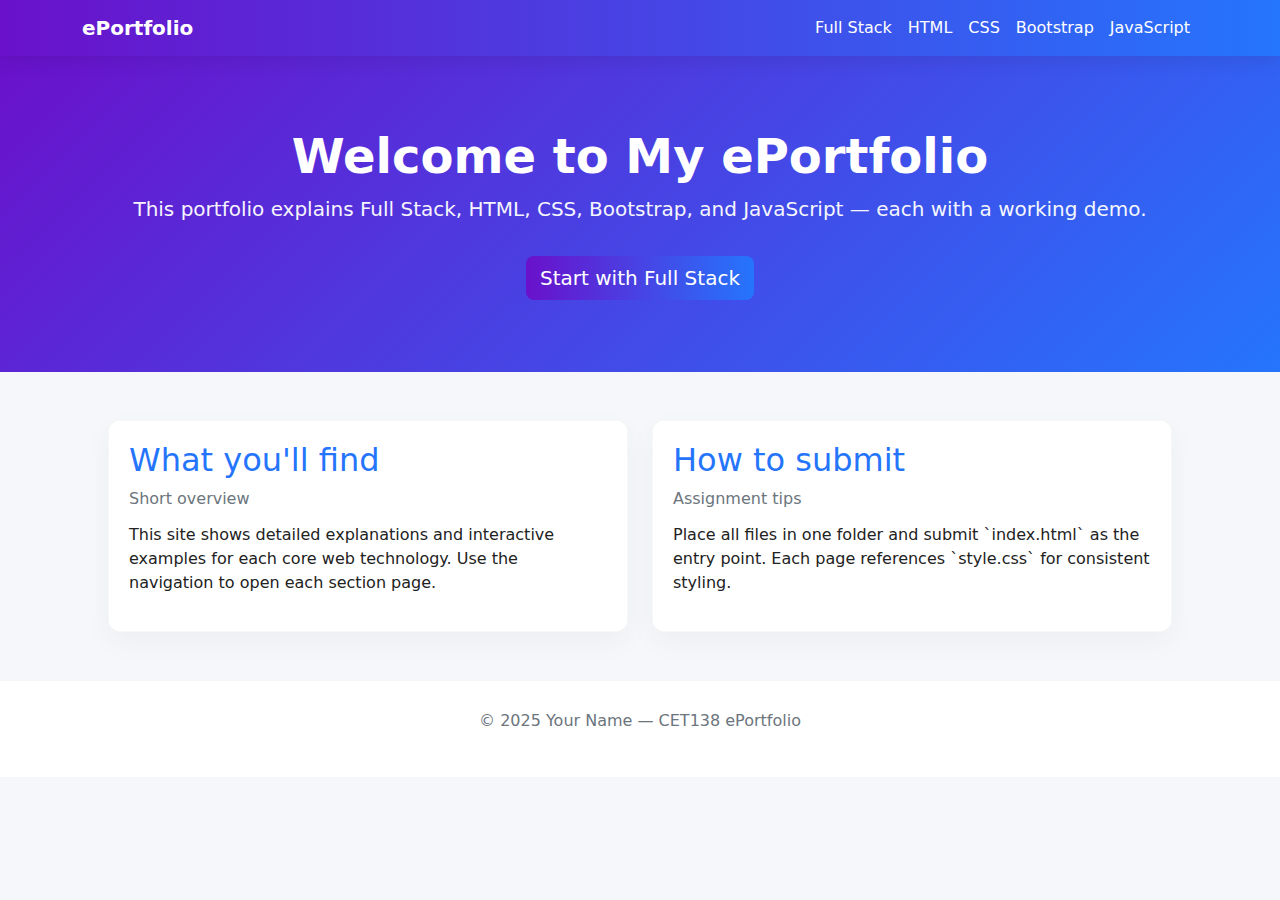
<file: index.html>
<!DOCTYPE html>
<html lang="en">
<head>
  <meta charset="utf-8" />
  <meta name="viewport" content="width=device-width,initial-scale=1" />
  <title>ePortfolio — Home</title>

  <!-- Bootstrap CSS (CDN) -->
  <link href="https://cdn.jsdelivr.net/npm/bootstrap@5.3.2/dist/css/bootstrap.min.css" rel="stylesheet">

  <!-- Shared CSS -->
  <link rel="stylesheet" href="style.css">
</head>
<body>
  <!-- NAV -->
  <nav class="navbar navbar-expand-lg ">
    <div class="container">
      <a class="navbar-brand text-white fw-bold" href="index.html">ePortfolio</a>
      <button class="navbar-toggler" type="button" data-bs-toggle="collapse" data-bs-target="#navCollapse">
        <span class="navbar-toggler-icon" style="filter:invert(1)"></span>
      </button>
      <div class="collapse navbar-collapse" id="navCollapse">
        <ul class="navbar-nav ms-auto">
          <li class="nav-item"><a class="nav-link" href="fullstack.html">Full Stack</a></li>
          <li class="nav-item"><a class="nav-link" href="html.html">HTML</a></li>
          <li class="nav-item"><a class="nav-link" href="css.html">CSS</a></li>
          <li class="nav-item"><a class="nav-link" href="bootstrap.html">Bootstrap</a></li>
          <li class="nav-item"><a class="nav-link" href="javascript.html">JavaScript</a></li>
        </ul>
      </div>
    </div>
  </nav>

  <!-- HERO -->
  <header class="hero text-center">
    <div class="container">
      <h1 class="display-5 fw-bold">Welcome to My ePortfolio</h1>
      <p class="lead">This portfolio explains Full Stack, HTML, CSS, Bootstrap, and JavaScript — each with a working demo.</p>
      <a class="btn btn-light btn-lg btn-custom mt-3" href="fullstack.html">Start with Full Stack</a>
    </div>
  </header>

  <main class="container-section">
    <div class="row g-4">
      <div class="col-md-6">
        <div class="section-card">
          <h2>What you'll find</h2>
          <p class="lead-muted">Short overview</p>
          <p>This site shows detailed explanations and interactive examples for each core web technology. Use the navigation to open each section page.</p>
        </div>
      </div>

      <div class="col-md-6">
        <div class="section-card">
          <h2>How to submit</h2>
          <p class="lead-muted">Assignment tips</p>
          <p>Place all files in one folder and submit `index.html` as the entry point. Each page references `style.css` for consistent styling.</p>
        </div>
      </div>
    </div>
  </main>

  <footer class="site-footer">
    <div class="container">
      <p>© 2025 Your Name — CET138 ePortfolio</p>
    </div>
  </footer>

  <!-- Bootstrap JS + Shared script -->
  <script src="https://cdn.jsdelivr.net/npm/bootstrap@5.3.2/dist/js/bootstrap.bundle.min.js"></script>
  <script src="script.js"></script>
</body>
</html>
</file>
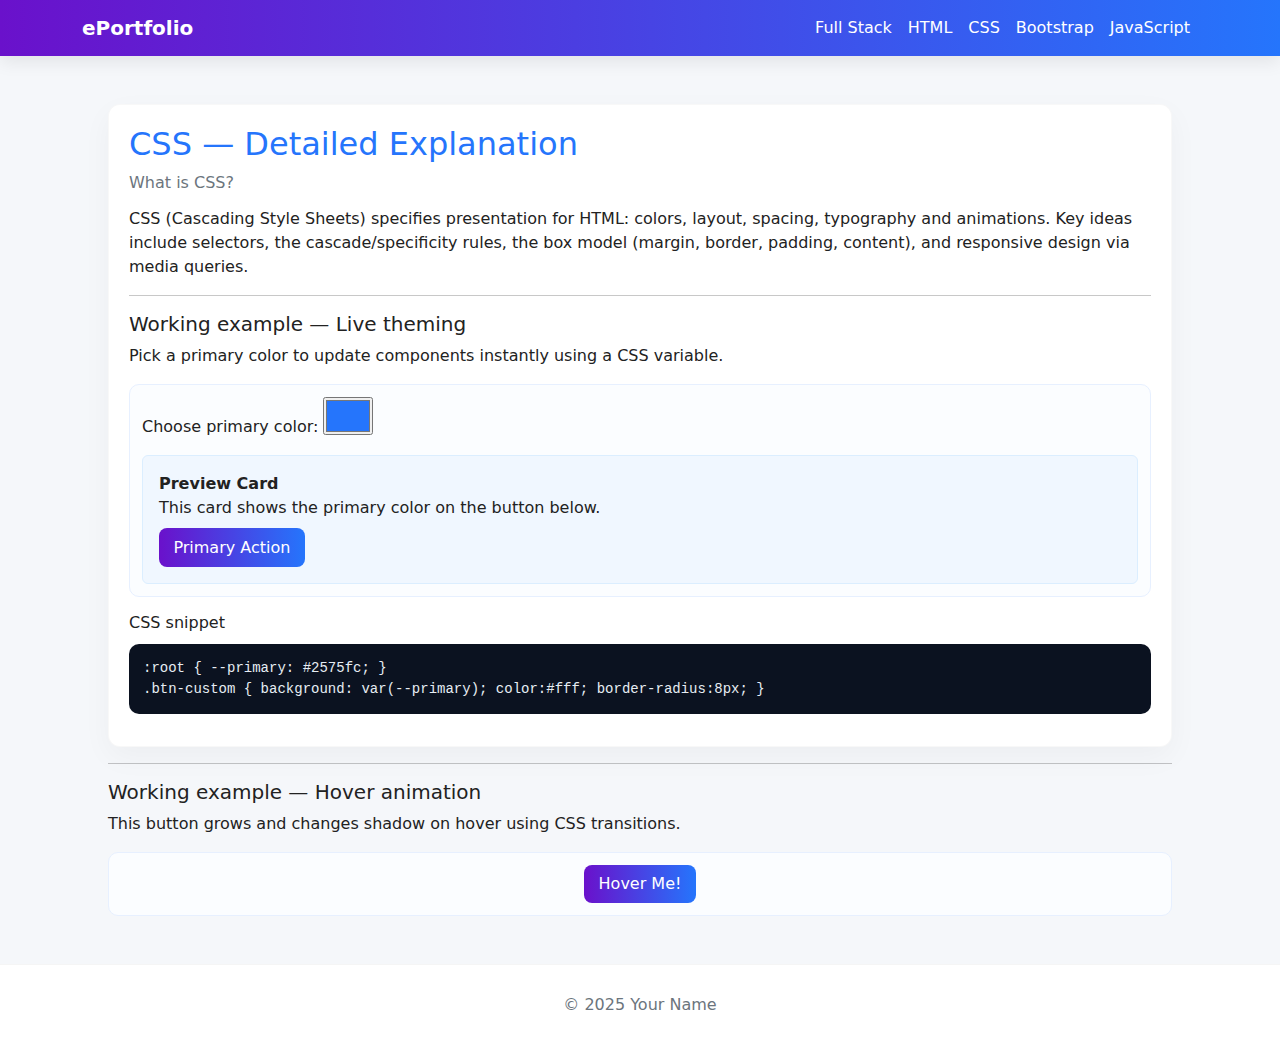
<file: css.html>
<!DOCTYPE html>
<html lang="en">
<head>
  <meta charset="utf-8" /><meta name="viewport" content="width=device-width,initial-scale=1" />
  <title>CSS</title>
  <link href="https://cdn.jsdelivr.net/npm/bootstrap@5.3.2/dist/css/bootstrap.min.css" rel="stylesheet">
  <link rel="stylesheet" href="style.css">
</head>
<body>
<!-- NAV -->
  <nav class="navbar navbar-expand-lg ">
    <div class="container">
      <a class="navbar-brand text-white fw-bold" href="index.html">ePortfolio</a>
      <button class="navbar-toggler" type="button" data-bs-toggle="collapse" data-bs-target="#navCollapse">
        <span class="navbar-toggler-icon" style="filter:invert(1)"></span>
      </button>
      <div class="collapse navbar-collapse" id="navCollapse">
        <ul class="navbar-nav ms-auto">
          <li class="nav-item"><a class="nav-link" href="fullstack.html">Full Stack</a></li>
          <li class="nav-item"><a class="nav-link" href="html.html">HTML</a></li>
          <li class="nav-item"><a class="nav-link" href="css.html">CSS</a></li>
          <li class="nav-item"><a class="nav-link" href="bootstrap.html">Bootstrap</a></li>
          <li class="nav-item"><a class="nav-link" href="javascript.html">JavaScript</a></li>
        </ul>
      </div>
    </div>
  </nav>

  <main class="container-section">
    <div class="section-card">
      <h2>CSS — Detailed Explanation</h2>
      <p class="lead-muted">What is CSS?</p>
      <p>
        CSS (Cascading Style Sheets) specifies presentation for HTML: colors, layout, spacing, typography and animations.
        Key ideas include selectors, the cascade/specificity rules, the box model (margin, border, padding, content),
        and responsive design via media queries.
      </p>

      <hr>

      <h5>Working example — Live theming</h5>
      <p class="small-note">Pick a primary color to update components instantly using a CSS variable.</p>

      <div class="demo-box">
        <label for="primaryColorPicker">Choose primary color:</label>
        <input id="primaryColorPicker" type="color" value="#2575fc" />

        <div class="mt-3 p-3 rounded" style="background:#f0f7ff; border:1px solid #dbeeff;">
          <strong>Preview Card</strong>
          <p class="mb-2">This card shows the primary color on the button below.</p>
          <button class="btn btn-custom">Primary Action</button>
        </div>
      </div>

      <h6 class="mt-3">CSS snippet</h6>
      <pre class="code-snippet">:root { --primary: #2575fc; }
.btn-custom { background: var(--primary); color:#fff; border-radius:8px; }</pre>
    </div>
    <hr>
<h5>Working example — Hover animation</h5>
<p class="small-note">This button grows and changes shadow on hover using CSS transitions.</p>

<div class="demo-box text-center">
  <button class="btn btn-custom hover-grow">Hover Me!</button>
</div>

  </main>

  <footer class="site-footer"><div class="container">© 2025 Your Name</div></footer>
  <script src="https://cdn.jsdelivr.net/npm/bootstrap@5.3.2/dist/js/bootstrap.bundle.min.js"></script>
  <script src="script.js"></script>
</body>
</html>
</file>
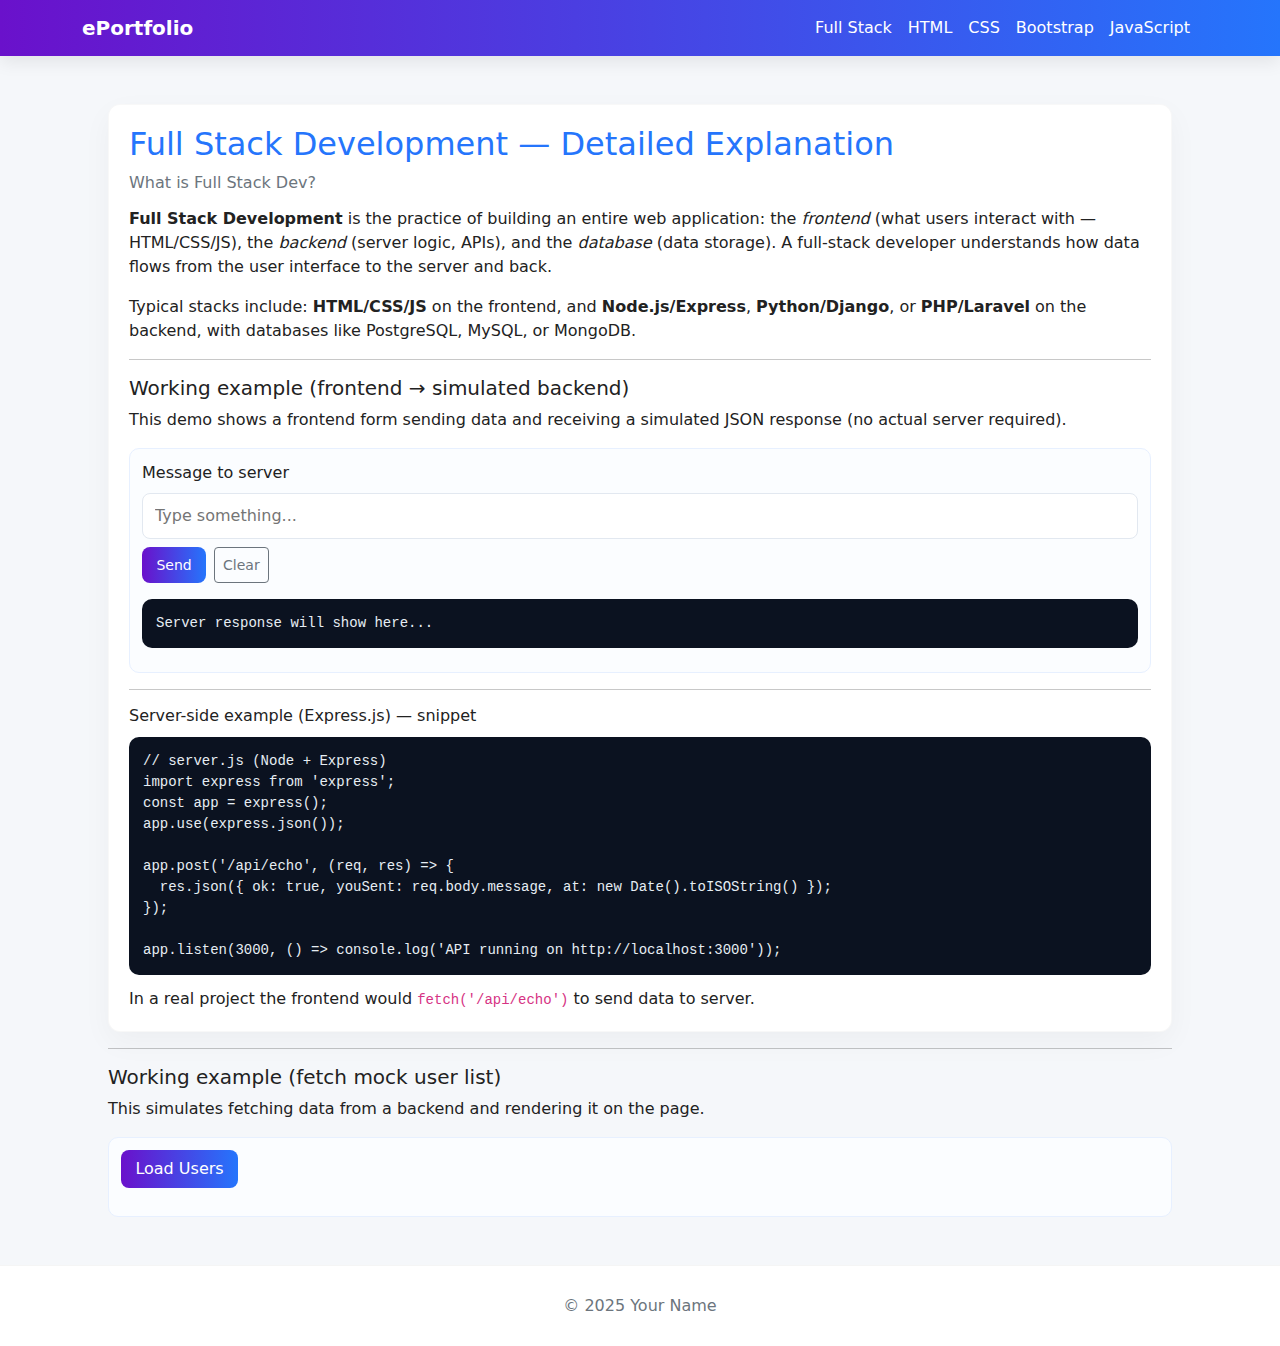
<file: fullstack.html>
<!DOCTYPE html>
<html lang="en">
<head>
  <meta charset="utf-8" /><meta name="viewport" content="width=device-width,initial-scale=1" />
  <title>Full Stack Development</title>
  <link href="https://cdn.jsdelivr.net/npm/bootstrap@5.3.2/dist/css/bootstrap.min.css" rel="stylesheet">
  <link rel="stylesheet" href="style.css">
</head>
<body>
  <!-- NAV -->
  <nav class="navbar navbar-expand-lg ">
    <div class="container">
      <a class="navbar-brand text-white fw-bold" href="index.html">ePortfolio</a>
      <button class="navbar-toggler" type="button" data-bs-toggle="collapse" data-bs-target="#navCollapse">
        <span class="navbar-toggler-icon" style="filter:invert(1)"></span>
      </button>
      <div class="collapse navbar-collapse" id="navCollapse">
        <ul class="navbar-nav ms-auto">
          <li class="nav-item"><a class="nav-link" href="fullstack.html">Full Stack</a></li>
          <li class="nav-item"><a class="nav-link" href="html.html">HTML</a></li>
          <li class="nav-item"><a class="nav-link" href="css.html">CSS</a></li>
          <li class="nav-item"><a class="nav-link" href="bootstrap.html">Bootstrap</a></li>
          <li class="nav-item"><a class="nav-link" href="javascript.html">JavaScript</a></li>
        </ul>
      </div>
    </div>
  </nav>

  <main class="container-section">
    <div class="section-card">
      <h2>Full Stack Development — Detailed Explanation</h2>
      <p class="lead-muted">What is Full Stack Dev?</p>
      <p>
        <strong>Full Stack Development</strong> is the practice of building an entire web application: the <em>frontend</em>
        (what users interact with — HTML/CSS/JS), the <em>backend</em> (server logic, APIs), and the <em>database</em>
        (data storage). A full-stack developer understands how data flows from the user interface to the server and back.
      </p>
      <p>
        Typical stacks include: <strong>HTML/CSS/JS</strong> on the frontend, and <strong>Node.js/Express</strong>, <strong>Python/Django</strong>,
        or <strong>PHP/Laravel</strong> on the backend, with databases like PostgreSQL, MySQL, or MongoDB.
      </p>

      <hr>

      <h5>Working example (frontend → simulated backend)</h5>
      <p class="small-note">This demo shows a frontend form sending data and receiving a simulated JSON response (no actual server required).</p>

      <div class="demo-box">
        <form id="fsForm">
          <label for="fsMessage" class="form-label">Message to server</label>
          <input id="fsMessage" type="text" placeholder="Type something..." />
          <div class="mt-2 d-flex gap-2">
            <button class="btn btn-sm btn-custom" type="submit">Send</button>
            <button class="btn btn-sm btn-outline-secondary" type="reset">Clear</button>
          </div>
        </form>

        <pre id="fsResult" class="code-snippet mt-3">Server response will show here...</pre>
      </div>

      <hr>

      <h6>Server-side example (Express.js) — snippet</h6>
      <pre class="code-snippet">// server.js (Node + Express)
import express from 'express';
const app = express();
app.use(express.json());

app.post('/api/echo', (req, res) => {
  res.json({ ok: true, youSent: req.body.message, at: new Date().toISOString() });
});

app.listen(3000, () => console.log('API running on http://localhost:3000'));</pre>

      <p class="small-note mb-0">In a real project the frontend would <code>fetch('/api/echo')</code> to send data to server.</p>
    </div>
    <hr>
<h5>Working example (fetch mock user list)</h5>
<p class="small-note">This simulates fetching data from a backend and rendering it on the page.</p>

<div class="demo-box">
  <button id="loadUsersBtn" class="btn btn-custom">Load Users</button>
  <ul id="userList" class="mt-3"></ul>
</div>

  </main>

  <footer class="site-footer"><div class="container">© 2025 Your Name</div></footer>

  <script src="https://cdn.jsdelivr.net/npm/bootstrap@5.3.2/dist/js/bootstrap.bundle.min.js"></script>
  <script src="script.js"></script>
</body>
</html>
</file>
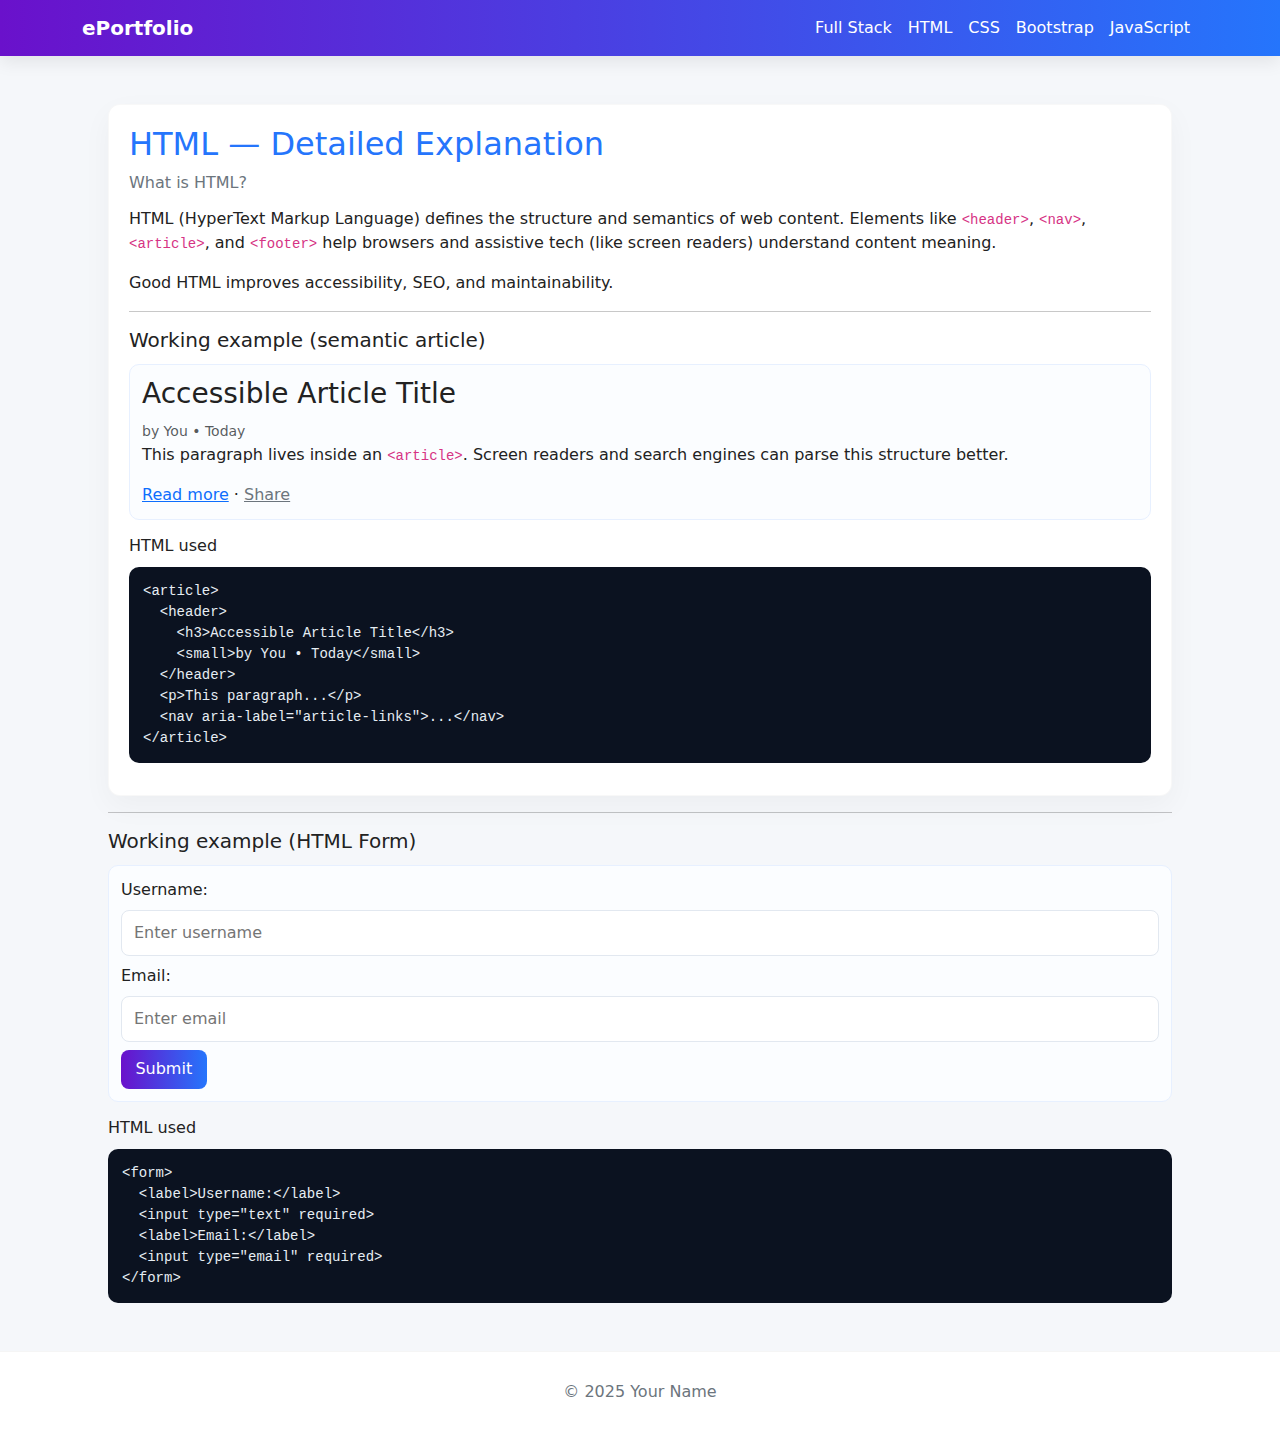
<file: html.html>
<!DOCTYPE html>
<html lang="en">
<head>
  <meta charset="utf-8" /><meta name="viewport" content="width=device-width,initial-scale=1" />
  <title>HTML</title>
  <link href="https://cdn.jsdelivr.net/npm/bootstrap@5.3.2/dist/css/bootstrap.min.css" rel="stylesheet">
  <link rel="stylesheet" href="style.css">
</head>
<body>
  <!-- NAV -->
  <nav class="navbar navbar-expand-lg ">
    <div class="container">
      <a class="navbar-brand text-white fw-bold" href="index.html">ePortfolio</a>
      <button class="navbar-toggler" type="button" data-bs-toggle="collapse" data-bs-target="#navCollapse">
        <span class="navbar-toggler-icon" style="filter:invert(1)"></span>
      </button>
      <div class="collapse navbar-collapse" id="navCollapse">
        <ul class="navbar-nav ms-auto">
          <li class="nav-item"><a class="nav-link" href="fullstack.html">Full Stack</a></li>
          <li class="nav-item"><a class="nav-link" href="html.html">HTML</a></li>
          <li class="nav-item"><a class="nav-link" href="css.html">CSS</a></li>
          <li class="nav-item"><a class="nav-link" href="bootstrap.html">Bootstrap</a></li>
          <li class="nav-item"><a class="nav-link" href="javascript.html">JavaScript</a></li>
        </ul>
      </div>
    </div>
  </nav>

  <main class="container-section">
    <div class="section-card">
      <h2>HTML — Detailed Explanation</h2>
      <p class="lead-muted">What is HTML?</p>
      <p>
        HTML (HyperText Markup Language) defines the structure and semantics of web content.
        Elements like <code>&lt;header&gt;</code>, <code>&lt;nav&gt;</code>, <code>&lt;article&gt;</code>, and <code>&lt;footer&gt;</code>
        help browsers and assistive tech (like screen readers) understand content meaning.
      </p>
      <p>
        Good HTML improves accessibility, SEO, and maintainability.
      </p>

      <hr>

      <h5>Working example (semantic article)</h5>
      <div class="demo-box">
        <article>
          <header>
            <h3>Accessible Article Title</h3>
            <small class="text-muted">by You • Today</small>
          </header>
          <p>This paragraph lives inside an <code>&lt;article&gt;</code>. Screen readers and search engines can parse this structure better.</p>
          <nav aria-label="article-links">
            <a href="#" class="link-primary">Read more</a> · <a href="#" class="link-secondary">Share</a>
          </nav>
        </article>
      </div>

      <h6 class="mt-3">HTML used</h6>
      <pre class="code-snippet">&lt;article&gt;
  &lt;header&gt;
    &lt;h3&gt;Accessible Article Title&lt;/h3&gt;
    &lt;small&gt;by You • Today&lt;/small&gt;
  &lt;/header&gt;
  &lt;p&gt;This paragraph...&lt;/p&gt;
  &lt;nav aria-label="article-links"&gt;...&lt;/nav&gt;
&lt;/article&gt;</pre>
    </div>
    <hr>
<h5>Working example (HTML Form)</h5>
<div class="demo-box">
  <form>
    <label for="username" class="form-label">Username:</label>
    <input id="username" type="text" placeholder="Enter username" required>

    <label for="email" class="form-label mt-2">Email:</label>
    <input id="email" type="email" placeholder="Enter email" required>

    <button class="btn btn-custom mt-2" type="submit">Submit</button>
  </form>
</div>

<h6 class="mt-3">HTML used</h6>
<pre class="code-snippet">&lt;form&gt;
  &lt;label&gt;Username:&lt;/label&gt;
  &lt;input type="text" required&gt;
  &lt;label&gt;Email:&lt;/label&gt;
  &lt;input type="email" required&gt;
&lt;/form&gt;</pre>

  </main>

  <footer class="site-footer"><div class="container">© 2025 Your Name</div></footer>
  <script src="https://cdn.jsdelivr.net/npm/bootstrap@5.3.2/dist/js/bootstrap.bundle.min.js"></script>
  <script src="script.js"></script>
</body>
</html>
</file>
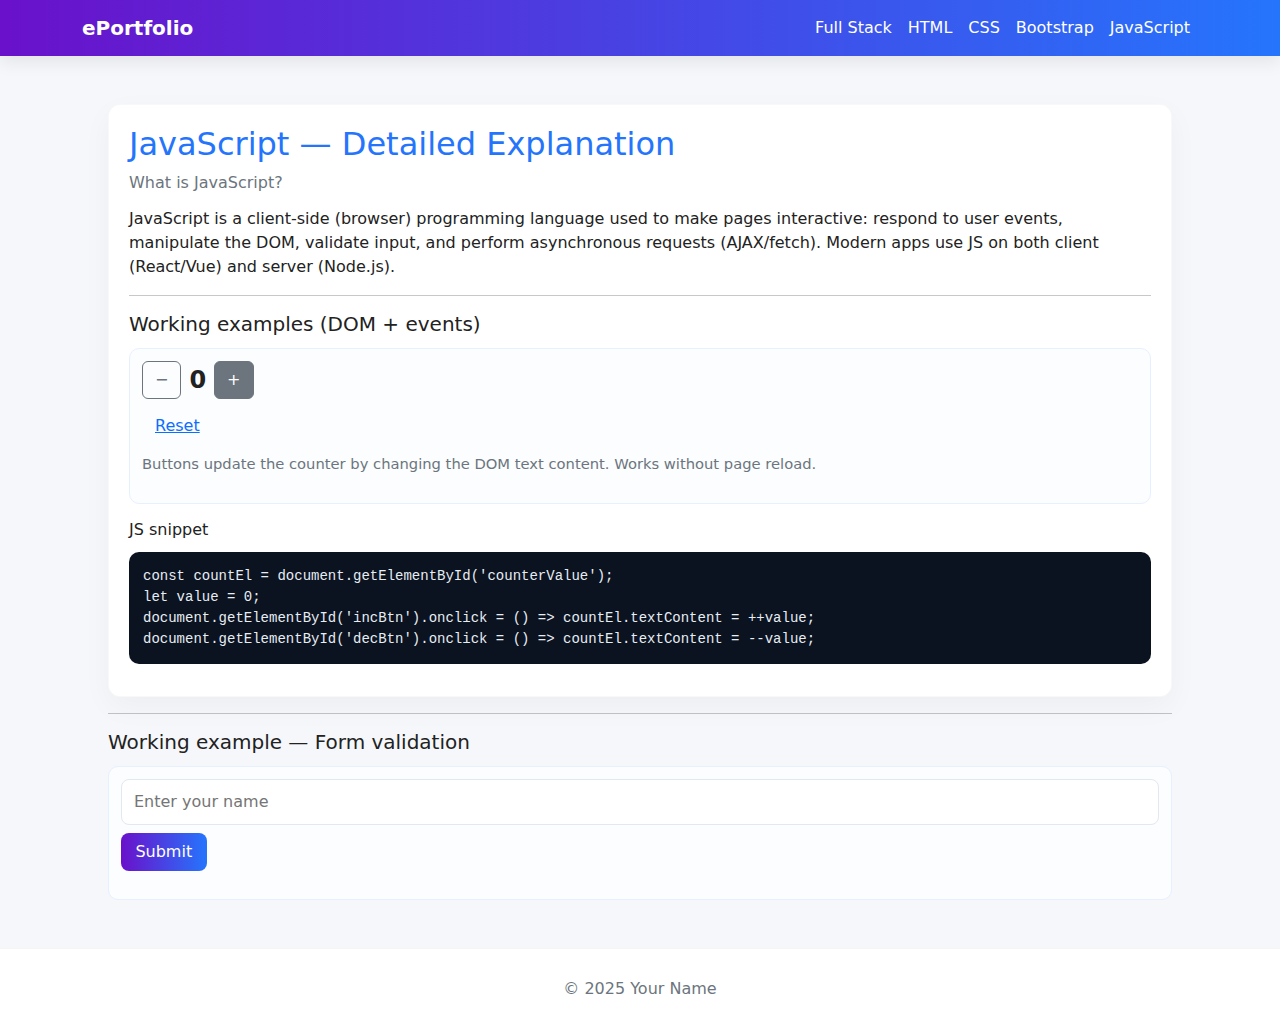
<file: javascript.html>
<!DOCTYPE html>
<html lang="en">
<head>
  <meta charset="utf-8" /><meta name="viewport" content="width=device-width,initial-scale=1" />
  <title>JavaScript</title>
  <link href="https://cdn.jsdelivr.net/npm/bootstrap@5.3.2/dist/css/bootstrap.min.css" rel="stylesheet">
  <link rel="stylesheet" href="style.css">
</head>
<body>
  <!-- NAV -->
  <nav class="navbar navbar-expand-lg ">
    <div class="container">
      <a class="navbar-brand text-white fw-bold" href="index.html">ePortfolio</a>
      <button class="navbar-toggler" type="button" data-bs-toggle="collapse" data-bs-target="#navCollapse">
        <span class="navbar-toggler-icon" style="filter:invert(1)"></span>
      </button>
      <div class="collapse navbar-collapse" id="navCollapse">
        <ul class="navbar-nav ms-auto">
          <li class="nav-item"><a class="nav-link" href="fullstack.html">Full Stack</a></li>
          <li class="nav-item"><a class="nav-link" href="html.html">HTML</a></li>
          <li class="nav-item"><a class="nav-link" href="css.html">CSS</a></li>
          <li class="nav-item"><a class="nav-link" href="bootstrap.html">Bootstrap</a></li>
          <li class="nav-item"><a class="nav-link" href="javascript.html">JavaScript</a></li>
        </ul>
      </div>
    </div>
  </nav>

  <main class="container-section">
    <div class="section-card">
      <h2>JavaScript — Detailed Explanation</h2>
      <p class="lead-muted">What is JavaScript?</p>
      <p>
        JavaScript is a client-side (browser) programming language used to make pages interactive:
        respond to user events, manipulate the DOM, validate input, and perform asynchronous requests (AJAX/fetch).
        Modern apps use JS on both client (React/Vue) and server (Node.js).
      </p>

      <hr>

      <h5>Working examples (DOM + events)</h5>
      <div class="demo-box">
        <div class="d-flex align-items-center gap-2">
          <button id="decBtn" class="btn btn-outline-secondary">−</button>
          <div id="counterValue" class="fs-4 fw-bold">0</div>
          <button id="incBtn" class="btn btn-secondary">+</button>
        </div>
        <button id="resetBtn" class="btn btn-link mt-2">Reset</button>
        <p class="small-note mt-2">Buttons update the counter by changing the DOM text content. Works without page reload.</p>
      </div>

      <h6 class="mt-3">JS snippet</h6>
      <pre class="code-snippet">const countEl = document.getElementById('counterValue');
let value = 0;
document.getElementById('incBtn').onclick = () => countEl.textContent = ++value;
document.getElementById('decBtn').onclick = () => countEl.textContent = --value;</pre>
    </div>
    <hr>
<h5>Working example — Form validation</h5>
<div class="demo-box">
  <form id="jsForm">
    <input id="jsName" type="text" placeholder="Enter your name">
    <button type="submit" class="btn btn-custom mt-2">Submit</button>
  </form>
  <p id="formMsg" class="small-note text-danger mt-2"></p>
</div>

  </main>

  <footer class="site-footer"><div class="container">© 2025 Your Name</div></footer>
  <script src="https://cdn.jsdelivr.net/npm/bootstrap@5.3.2/dist/js/bootstrap.bundle.min.js"></script>
  <script src="script.js"></script>
</body>
</html>
</file>
<file: style.css>
:root{
  --brand1: #6a11cb;
  --brand2: #2575fc;
  --bg: #f5f7fa;
  --text: #222;
  --muted: #6c757d;
  --card-bg: #ffffff;
  --primary: #2575fc;
}

*{box-sizing:border-box}
html{scroll-behavior:smooth}
body{
  font-family: "Poppins", system-ui, -apple-system, "Segoe UI", Roboto, "Helvetica Neue", Arial;
  background:var(--bg);
  color:var(--text);
  margin:0;
  -webkit-font-smoothing:antialiased;
  -moz-osx-font-smoothing:grayscale;
}

/* NAVBAR (consistent across pages) */
.navbar {
  background: linear-gradient(90deg, var(--brand1), var(--brand2));
  box-shadow: 0 6px 18px rgba(0,0,0,.08);
}
.navbar .navbar-brand, .navbar .nav-link { color: #fff !important; }
.navbar .nav-link:hover { opacity:.9; }

/* Hero */
.hero {
  color:#fff;
  padding:72px 0;
  background: linear-gradient(135deg, var(--brand1), var(--brand2));
}
.hero .lead { opacity:.95; }

/* Sections */
.container-section {
  max-width:1100px;
  margin: 48px auto;
  padding: 0 18px;
}
.section-card {
  background: var(--card-bg);
  border-radius: 12px;
  padding: 20px;
  box-shadow: 0 10px 30px rgba(15,20,30,0.04);
  border:1px solid rgba(16,24,40,0.03);
}
h2 { color: var(--brand2); margin-bottom:8px; }
p.lead-muted { color: var(--muted); margin-bottom:12px; }

/* Demo box */
.demo-box {
  margin-top: 12px;
  padding: 12px;
  border-radius: 10px;
  background: #fbfdff;
  border:1px solid #e7f0ff;
}
.demo-box .small-note { color:var(--muted); font-size:0.92rem; }

/* Buttons used in our demos */
.btn-custom {
  background: linear-gradient(90deg,var(--brand1),var(--brand2));
  color: #fff;
  border: none;
  padding: .45rem .9rem;
  border-radius: 8px;
}
.btn-custom:hover { opacity:.95; transform: translateY(-1px); }

/* Pre/code style for examples */
pre, code { font-family: ui-monospace, SFMono-Regular, Menlo, Monaco, "Roboto Mono", monospace; }
pre.code-snippet {
  background:#0b1220; color:#e6edf3; padding:14px; border-radius:10px; overflow:auto;
  margin:12px 0;
}

/* Forms and inputs */
input[type="text"], input[type="email"], input[type="password"], textarea {
  width:100%;
  padding:10px 12px;
  border-radius:8px;
  border:1px solid #e2e8f0;
  outline:none;
  background: #fff;
}
input[type="color"] { height:38px; padding:2px; }

/* Footer */
.site-footer { padding:28px 0; text-align:center; color:var(--muted); border-top:1px solid rgba(0,0,0,0.04); background:#fff; }

/* Responsive tweaks */
@media (max-width: 768px) {
  .hero { padding:48px 0; }
  .container-section { margin: 24px 16px; }
}
.hover-grow {
  transition: transform 0.3s ease, box-shadow 0.3s ease;
}
.hover-grow:hover {
  transform: scale(1.1);
  box-shadow: 0 6px 18px rgba(0,0,0,.2);
}
</file>
